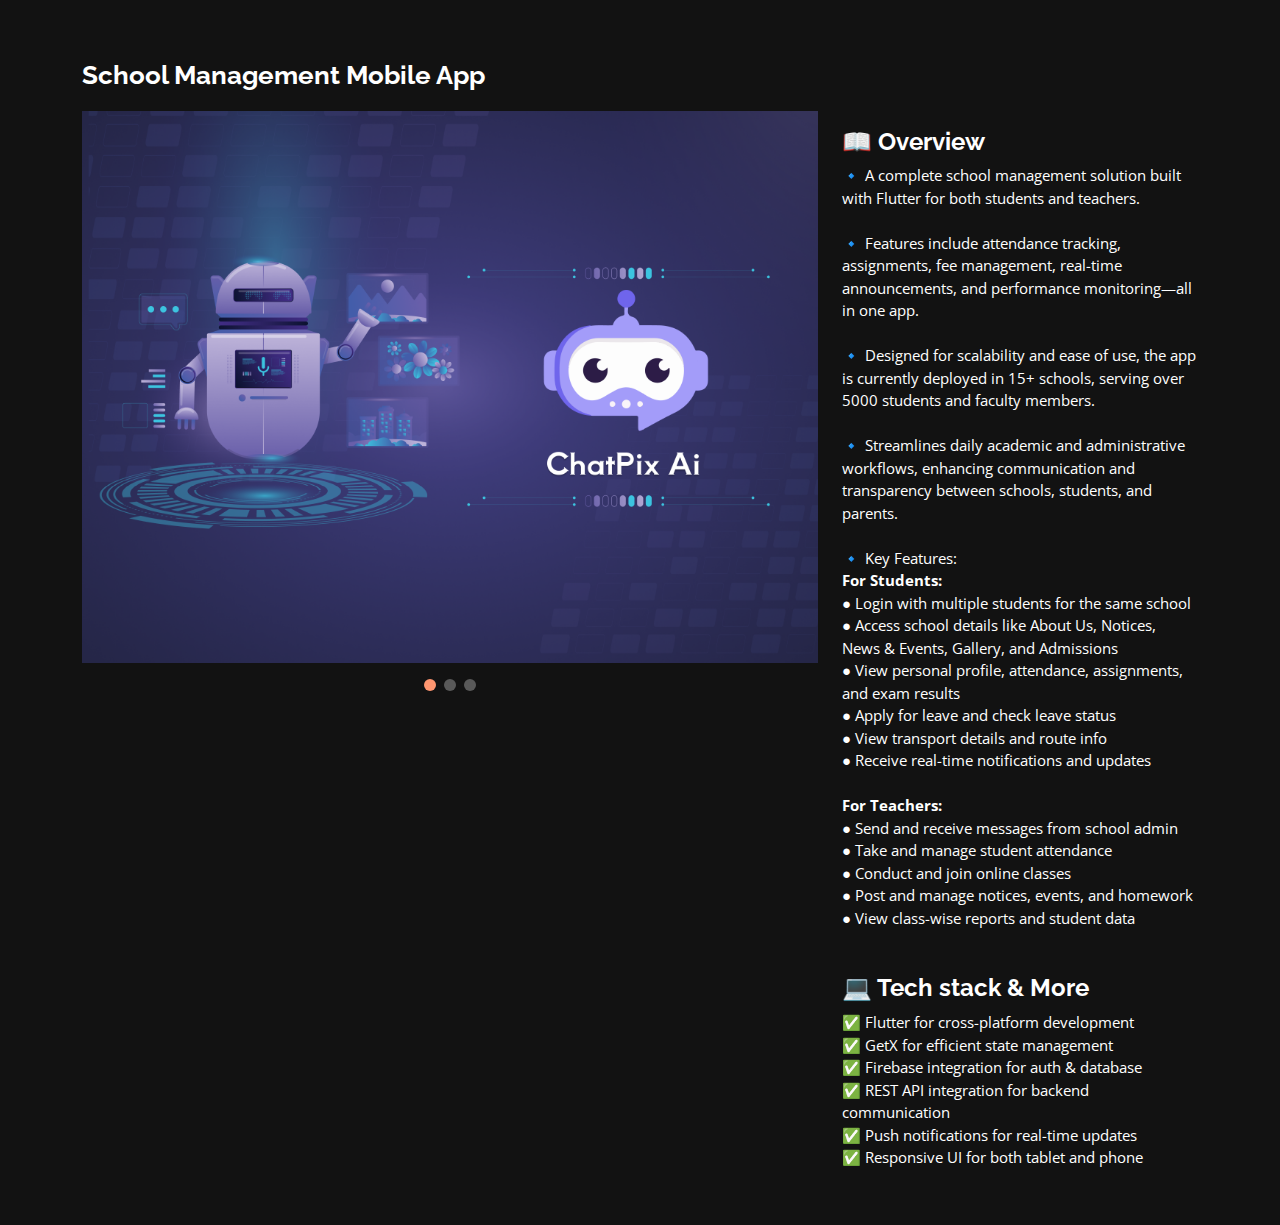
<file: portfolio/chatpix.html>
<!DOCTYPE html>
<html lang="en">

<head>
  <meta charset="utf-8">
  <meta content="width=device-width, initial-scale=1.0" name="viewport">

  <title>School App</title>
  <meta content="" name="description">
  <meta content="" name="keywords">

  <!-- Favicons -->
  <link href="../assets/img/portfolio/chatpix/1.png" rel="icon">
  <link href="../assets/img/apple-touch-icon.png" rel="apple-touch-icon">

  <!-- Google Fonts -->
  <link href="https://fonts.googleapis.com/css?family=Open+Sans:300,300i,400,400i,600,600i,700,700i|
              Raleway:300,300i,400,400i,500,500i,600,600i,700,700i|Poppins:300,300i,400,400i,500,500i,
              600,600i,700,700i" rel="stylesheet">

  <!-- Vendor CSS Files -->
  <link href="../assets/vendor/bootstrap/css/bootstrap.min.css" rel="stylesheet">
  <link href="../assets/vendor/bootstrap-icons/bootstrap-icons.css" rel="stylesheet">
  <link href="../assets/vendor/boxicons/css/boxicons.min.css" rel="stylesheet">
  <link href="../assets/vendor/glightbox/css/glightbox.min.css" rel="stylesheet">
  <link href="../assets/vendor/remixicon/remixicon.css" rel="stylesheet">
  <link href="../assets/vendor/swiper/swiper-bundle.min.css" rel="stylesheet">

  <!-- Template Main CSS File -->
  <link href="../assets/css/style-folio.css" rel="stylesheet">

</head>

<body>

  <main id="main">

    <!-- ======= Portfolio Details ======= -->
    <div id="portfolio-details" class="portfolio-details">
      <div class="container">

        <div class="row">

          <div class="col-lg-8">
            <h2 class="portfolio-title">School Management Mobile App</h2>

            <div class="portfolio-details-slider swiper">
              <div class="swiper-wrapper align-items-center">

                <div class="swiper-slide">
                  <img src="../assets/img/portfolio/chatpix/2.png" alt="" class="img-fluid">
                </div>
                <div class="swiper-slide">
                  <img src="../assets/img/portfolio/chatpix/3.png" alt="" class="img-fluid">
                </div>
                <div class="swiper-slide">
                  <img src="../assets/img/portfolio/chatpix/4.png" alt="" class="img-fluid">
                </div>

              </div>
              <div class="swiper-pagination"></div>
            </div>

          </div>

          <div class="col-lg-4 portfolio-info">
            <ul>
              <div class="row">
                &nbsp;
                <li>
                  <h4><b>📖 Overview</b></h4>
                  🔹 A complete school management solution built with Flutter for both students and teachers.
            
                  <br><br>
                  🔹 Features include attendance tracking, assignments, fee management, real-time announcements, and performance monitoring—all in one app.
            
                  <br><br>
                  🔹 Designed for scalability and ease of use, the app is currently deployed in 15+ schools, serving over 5000 students and faculty members.
            
                  <br><br>
                  🔹 Streamlines daily academic and administrative workflows, enhancing communication and transparency between schools, students, and parents.
            
                  <br><br>
                  🔹 Key Features:<br>
                  <b>For Students:</b><br>
                  ● Login with multiple students for the same school<br>
                  ● Access school details like About Us, Notices, News & Events, Gallery, and Admissions<br>
                  ● View personal profile, attendance, assignments, and exam results<br>
                  ● Apply for leave and check leave status<br>
                  ● View transport details and route info<br>
                  ● Receive real-time notifications and updates<br>
            
                  <br>
                  <b>For Teachers:</b><br>
                  ● Send and receive messages from school admin<br>
                  ● Take and manage student attendance<br>
                  ● Conduct and join online classes<br>
                  ● Post and manage notices, events, and homework<br>
                  ● View class-wise reports and student data<br>
            
                  <br><br>
                  <h4><b>💻 Tech stack & More</b></h4>
                  ✅ Flutter for cross-platform development  
                  <br>
                  ✅ GetX for efficient state management  
                  <br>
                  ✅ Firebase integration for auth & database  
                  <br>
                  ✅ REST API integration for backend communication  
                  <br>
                  ✅ Push notifications for real-time updates  
                  <br>
                  ✅ Responsive UI for both tablet and phone  
                </li>
              </div>
            </ul>
            
          </div>

        </div>

      </div>
    </div>
    <!-- End Portfolio Details -->

  </main>

  <!-- Vendor JS Files -->
  <script src="../assets/vendor/purecounter/purecounter_vanilla.js"></script>
  <script src="../assets/vendor/bootstrap/js/bootstrap.bundle.min.js"></script>
  <script src="../assets/vendor/glightbox/js/glightbox.min.js"></script>
  <script src="../assets/vendor/isotope-layout/isotope.pkgd.min.js"></script>
  <script src="../assets/vendor/swiper/swiper-bundle.min.js"></script>
  <script src="../assets/vendor/waypoints/noframework.waypoints.js"></script>
  <script src="../assets/vendor/php-email-form/validate.js"></script>

  <!-- Template Main JS File -->
  <script src="../assets/js/main.js"></script>

</body>

</html>
</file>
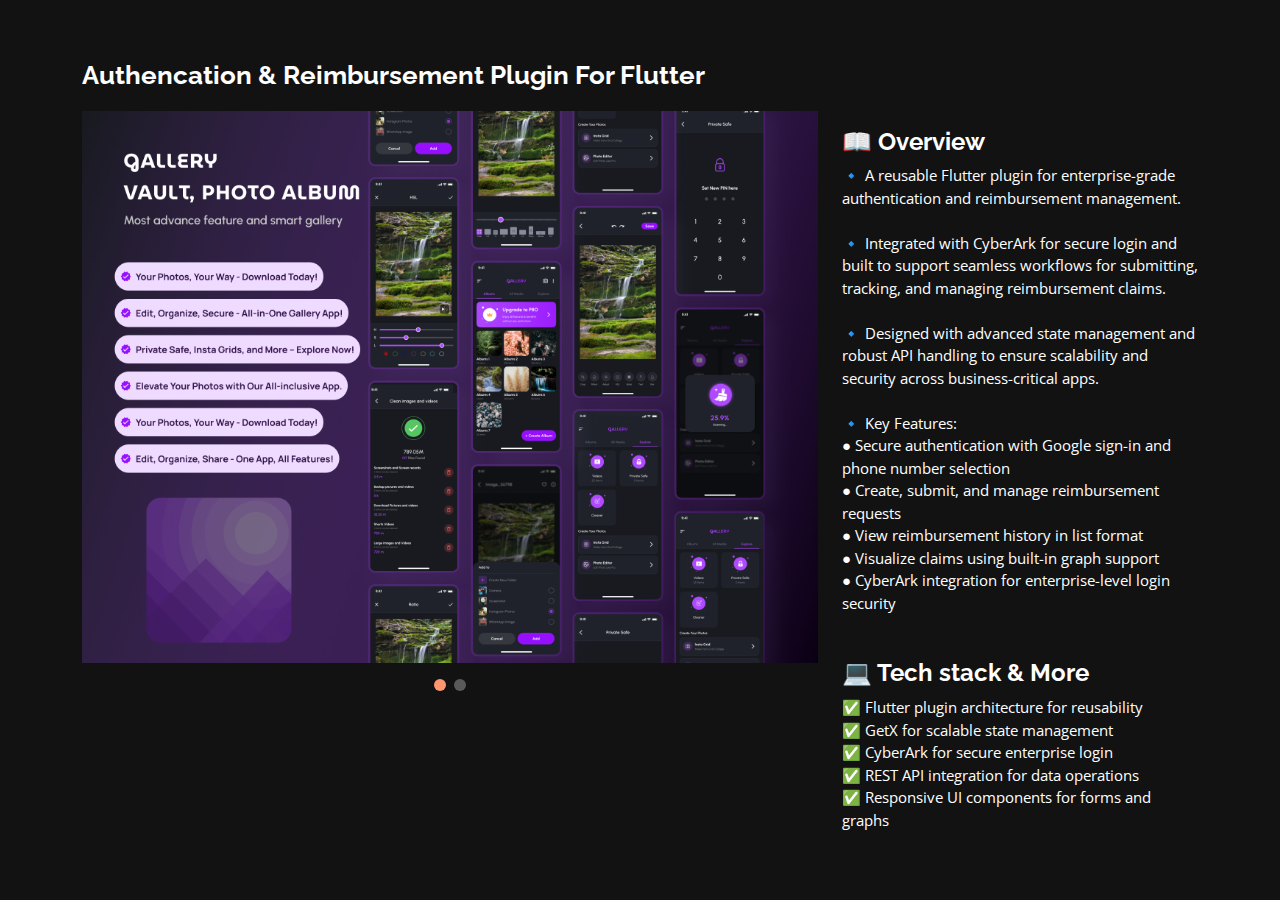
<file: portfolio/gallery.html>
<!DOCTYPE html>
<html lang="en">

<head>
  <meta charset="utf-8">
  <meta content="width=device-width, initial-scale=1.0" name="viewport">

  <title>Authencation & Reimbursement Plugin</title>
  <meta content="" name="description">
  <meta content="" name="keywords">

  <!-- Favicons -->
  <link href="../assets/img/portfolio/Gallery/icon.png" rel="icon">
  <link href="../assets/img/apple-touch-icon.png" rel="apple-touch-icon">

  <!-- Google Fonts -->
  <link href="https://fonts.googleapis.com/css?family=Open+Sans:300,300i,400,400i,600,600i,700,700i|
              Raleway:300,300i,400,400i,500,500i,600,600i,700,700i|Poppins:300,300i,400,400i,500,500i,
              600,600i,700,700i" rel="stylesheet">

  <!-- Vendor CSS Files -->
  <link href="../assets/vendor/bootstrap/css/bootstrap.min.css" rel="stylesheet">
  <link href="../assets/vendor/bootstrap-icons/bootstrap-icons.css" rel="stylesheet">
  <link href="../assets/vendor/boxicons/css/boxicons.min.css" rel="stylesheet">
  <link href="../assets/vendor/glightbox/css/glightbox.min.css" rel="stylesheet">
  <link href="../assets/vendor/remixicon/remixicon.css" rel="stylesheet">
  <link href="../assets/vendor/swiper/swiper-bundle.min.css" rel="stylesheet">

  <!-- Template Main CSS File -->
  <link href="../assets/css/style-folio.css" rel="stylesheet">

</head>

<body>

  <main id="main">

    <!-- ======= Portfolio Details ======= -->
    <div id="portfolio-details" class="portfolio-details">
      <div class="container">

        <div class="row">

          <div class="col-lg-8">
            <h2 class="portfolio-title">Authencation & Reimbursement Plugin For Flutter</h2>

            <div class="portfolio-details-slider swiper">
              <div class="swiper-wrapper align-items-center">

                <div class="swiper-slide">
                  <img src="../assets/img/portfolio/Gallery/1.png" alt="" class="img-fluid">
                </div>
                <div class="swiper-slide">
                  <img src="../assets/img/portfolio/Gallery/2.png" alt="" class="img-fluid">
                </div>

              </div>
              <div class="swiper-pagination"></div>
            </div>

          </div>

          <div class="col-lg-4 portfolio-info">
            <ul>
              <div class="row">


                &nbsp;
                <li>
                  <h4><b>📖 Overview</b></h4>
                  🔹 A reusable Flutter plugin for enterprise-grade authentication and reimbursement management.
              
                  <br><br>
                  🔹 Integrated with CyberArk for secure login and built to support seamless workflows for submitting, tracking, and managing reimbursement claims.
              
                  <br><br>
                  🔹 Designed with advanced state management and robust API handling to ensure scalability and security across business-critical apps.
              
                  <br><br>
                  🔹 Key Features:<br>
                  ● Secure authentication with Google sign-in and phone number selection<br>
                  ● Create, submit, and manage reimbursement requests<br>
                  ● View reimbursement history in list format<br>
                  ● Visualize claims using built-in graph support<br>
                  ● CyberArk integration for enterprise-level login security<br>
              
                  <br><br>
                  <h4><b>💻 Tech stack & More</b></h4>
                  ✅ Flutter plugin architecture for reusability<br>
                  ✅ GetX for scalable state management<br>
                  ✅ CyberArk for secure enterprise login<br>
                  ✅ REST API integration for data operations<br>
                  ✅ Responsive UI components for forms and graphs<br>
                </li>
            </ul>
          </div>

        </div>

      </div>
    </div>
    <!-- End Portfolio Details -->

  </main>

  <!-- Vendor JS Files -->
  <script src="../assets/vendor/purecounter/purecounter_vanilla.js"></script>
  <script src="../assets/vendor/bootstrap/js/bootstrap.bundle.min.js"></script>
  <script src="../assets/vendor/glightbox/js/glightbox.min.js"></script>
  <script src="../assets/vendor/isotope-layout/isotope.pkgd.min.js"></script>
  <script src="../assets/vendor/swiper/swiper-bundle.min.js"></script>
  <script src="../assets/vendor/waypoints/noframework.waypoints.js"></script>
  <script src="../assets/vendor/php-email-form/validate.js"></script>

  <!-- Template Main JS File -->
  <script src="../assets/js/main.js"></script>

</body>

</html>
</file>
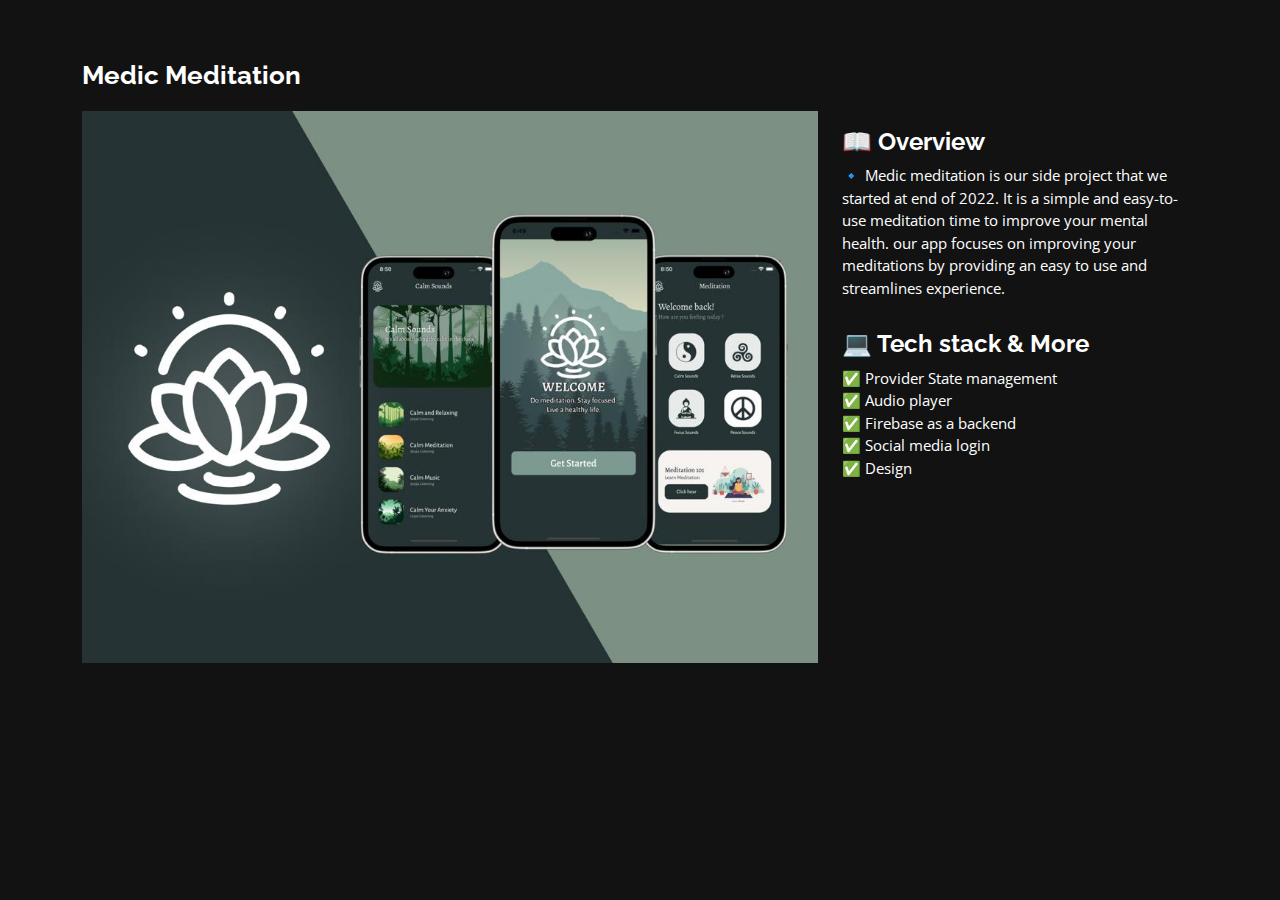
<file: portfolio/medic-meditation.html>
<!DOCTYPE html>
<html lang="en">

<head>
  <meta charset="utf-8">
  <meta content="width=device-width, initial-scale=1.0" name="viewport">

  <title>Medic Meditation</title>
  <meta content="" name="description">
  <meta content="" name="keywords">

  <!-- Favicons -->
  <link href="../assets/img/portfolio/workoholik/favicon.webp" rel="icon">
  <link href="../assets/img/apple-touch-icon.png" rel="apple-touch-icon">

  <!-- Google Fonts -->
  <link href="https://fonts.googleapis.com/css?family=Open+Sans:300,300i,400,400i,600,600i,700,700i|
              Raleway:300,300i,400,400i,500,500i,600,600i,700,700i|Poppins:300,300i,400,400i,500,500i,
              600,600i,700,700i" rel="stylesheet">

  <!-- Vendor CSS Files -->
  <link href="../assets/vendor/bootstrap/css/bootstrap.min.css" rel="stylesheet">
  <link href="../assets/vendor/bootstrap-icons/bootstrap-icons.css" rel="stylesheet">
  <link href="../assets/vendor/boxicons/css/boxicons.min.css" rel="stylesheet">
  <link href="../assets/vendor/glightbox/css/glightbox.min.css" rel="stylesheet">
  <link href="../assets/vendor/remixicon/remixicon.css" rel="stylesheet">
  <link href="../assets/vendor/swiper/swiper-bundle.min.css" rel="stylesheet">

  <!-- Template Main CSS File -->
  <link href="../assets/css/style-folio.css" rel="stylesheet">

</head>

<body>

  <main id="main">

    <!-- ======= Portfolio Details ======= -->
    <div id="portfolio-details" class="portfolio-details">
      <div class="container">

        <div class="row">

          <div class="col-lg-8">
            <h2 class="portfolio-title">Medic Meditation</h2>

            <div class="portfolio-details-slider swiper">
              <div class="swiper-wrapper align-items-center">

                <div class="swiper-slide">
                  <img src="../assets/img/portfolio/medic-meditation/1.jpeg" alt="" class="img-fluid">
                </div>
              </div>
              <div class="swiper-pagination"></div>
            </div>

          </div>

          <div class="col-lg-4 portfolio-info">
            <ul>
              <div class="row">
                &nbsp;
                <li>
                  <h4><b>📖 Overview</b></h4>
                  🔹 Medic meditation is our side project that we started at end of 2022. It is a simple and easy-to-use
                  meditation time to improve your mental health. our app focuses on improving your meditations by
                  providing an easy to use and streamlines experience.

                  <br><br>
                  <h4><b></b></h4>
                  <h4><b>💻 Tech stack & More</b></h4>
                  ✅ Provider State management
                  <br>
                  ✅ Audio player
                  <br>
                  ✅ Firebase as a backend
                  <br>
                  ✅ Social media login
                  <br>
                  ✅ Design
                </li>
            </ul>
          </div>

        </div>

      </div>
    </div>
    <!-- End Portfolio Details -->

  </main>

  <!-- Vendor JS Files -->
  <script src="../assets/vendor/purecounter/purecounter_vanilla.js"></script>
  <script src="../assets/vendor/bootstrap/js/bootstrap.bundle.min.js"></script>
  <script src="../assets/vendor/glightbox/js/glightbox.min.js"></script>
  <script src="../assets/vendor/isotope-layout/isotope.pkgd.min.js"></script>
  <script src="../assets/vendor/swiper/swiper-bundle.min.js"></script>
  <script src="../assets/vendor/waypoints/noframework.waypoints.js"></script>
  <script src="../assets/vendor/php-email-form/validate.js"></script>

  <!-- Template Main JS File -->
  <script src="../assets/js/main.js"></script>

</body>

</html>
</file>
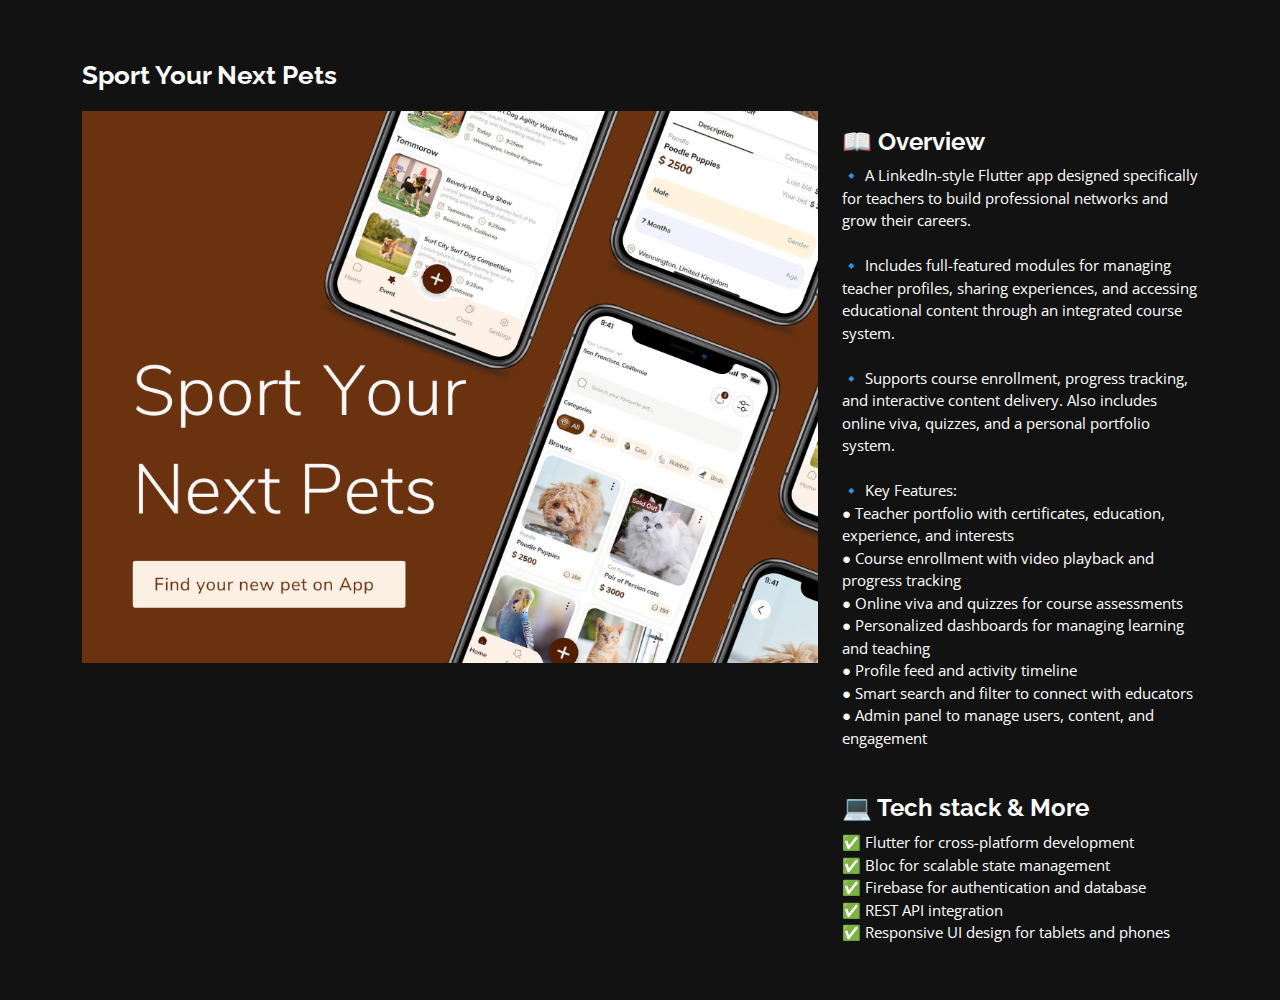
<file: portfolio/sporty.html>
<!DOCTYPE html>
<html lang="en">

<head>
    <meta charset="utf-8">
    <meta content="width=device-width, initial-scale=1.0" name="viewport">

    <title>Sport Your Next Pets</title>
    <meta content="" name="description">
    <meta content="" name="keywords">

    <!-- Favicons -->
    <link href="../assets/img/portfolio/sporty/spoty.webp" rel="icon">
    <link href="../assets/img/apple-touch-icon.png" rel="apple-touch-icon">

    <!-- Google Fonts -->
    <link href="https://fonts.googleapis.com/css?family=Open+Sans:300,300i,400,400i,600,600i,700,700i|
              Raleway:300,300i,400,400i,500,500i,600,600i,700,700i|Poppins:300,300i,400,400i,500,500i,
              600,600i,700,700i" rel="stylesheet">

    <!-- Vendor CSS Files -->
    <link href="../assets/vendor/bootstrap/css/bootstrap.min.css" rel="stylesheet">
    <link href="../assets/vendor/bootstrap-icons/bootstrap-icons.css" rel="stylesheet">
    <link href="../assets/vendor/boxicons/css/boxicons.min.css" rel="stylesheet">
    <link href="../assets/vendor/glightbox/css/glightbox.min.css" rel="stylesheet">
    <link href="../assets/vendor/remixicon/remixicon.css" rel="stylesheet">
    <link href="../assets/vendor/swiper/swiper-bundle.min.css" rel="stylesheet">

    <!-- Template Main CSS File -->
    <link href="../assets/css/style-folio.css" rel="stylesheet">

</head>

<body>

    <main id="main">

        <!-- ======= Portfolio Details ======= -->
        <div id="portfolio-details" class="portfolio-details">
            <div class="container">

                <div class="row">

                    <div class="col-lg-8">
                        <h2 class="portfolio-title">Sport Your Next Pets</h2>

                        <div class="portfolio-details-slider swiper">
                            <div class="swiper-wrapper align-items-center">

                                <div class="swiper-slide">
                                    <img src="../assets/img/portfolio/sporty/Sporty-template.png" alt="" class="img-fluid">
                                </div>


                            </div>
                            <div class="swiper-pagination"></div>
                        </div>

                    </div>

                    <div class="col-lg-4 portfolio-info">
                        <ul>
                          <div class="row">
                            &nbsp;
                            <li>
                              <h4><b>📖 Overview</b></h4>
                              🔹 A LinkedIn-style Flutter app designed specifically for teachers to build professional networks and grow their careers.
                      
                              <br><br>
                              🔹 Includes full-featured modules for managing teacher profiles, sharing experiences, and accessing educational content through an integrated course system.
                      
                              <br><br>
                              🔹 Supports course enrollment, progress tracking, and interactive content delivery. Also includes online viva, quizzes, and a personal portfolio system.
                      
                              <br><br>
                              🔹 Key Features:<br>
                              ● Teacher portfolio with certificates, education, experience, and interests<br>
                              ● Course enrollment with video playback and progress tracking<br>
                              ● Online viva and quizzes for course assessments<br>
                              ● Personalized dashboards for managing learning and teaching<br>
                              ● Profile feed and activity timeline<br>
                              ● Smart search and filter to connect with educators<br>
                              ● Admin panel to manage users, content, and engagement<br>
                      
                              <br><br>
                              <h4><b>💻 Tech stack & More</b></h4>
                              ✅ Flutter for cross-platform development<br>
                              ✅ Bloc for scalable state management<br>
                              ✅ Firebase for authentication and database<br>
                              ✅ REST API integration<br>
                              ✅ Responsive UI design for tablets and phones<br>
                            </li>
                          </div>
                        </ul>
                      </div>                      
                </div>

            </div>
        </div>
        <!-- End Portfolio Details -->

    </main>

    <!-- Vendor JS Files -->
    <script src="../assets/vendor/purecounter/purecounter_vanilla.js"></script>
    <script src="../assets/vendor/bootstrap/js/bootstrap.bundle.min.js"></script>
    <script src="../assets/vendor/glightbox/js/glightbox.min.js"></script>
    <script src="../assets/vendor/isotope-layout/isotope.pkgd.min.js"></script>
    <script src="../assets/vendor/swiper/swiper-bundle.min.js"></script>
    <script src="../assets/vendor/waypoints/noframework.waypoints.js"></script>
    <script src="../assets/vendor/php-email-form/validate.js"></script>

    <!-- Template Main JS File -->
    <script src="../assets/js/main.js"></script>

</body>

</html>
</file>
<file: assets/css/style-folio.css>
/*--------------------------------------------------------------
# General
--------------------------------------------------------------*/


:root {

  /**
   * colors
   */

  /* gradient */
  --bg-gradient-onyx: linear-gradient(to bottom right,
      hsl(240, 1%, 25%) 3%,
      hsl(0, 0%, 19%) 97%);
  --bg-gradient-jet: linear-gradient(to bottom right,
      hsla(240, 1%, 18%, 0.251) 0%,
      hsla(240, 2%, 11%, 0) 100%), hsl(240, 2%, 13%);
  --bg-gradient-yellow-1: linear-gradient(to bottom right,
      hsl(16, 65%, 47%) 0%,
      hsla(36, 100%, 69%, 0) 50%);
  --bg-gradient-yellow-2: linear-gradient(135deg,
      hsla(45, 100%, 71%, 0.251) 0%,
      hsla(35, 100%, 68%, 0) 59.86%), hsl(240, 2%, 13%);
  --border-gradient-onyx: linear-gradient(to bottom right,
      hsl(0, 0%, 25%) 0%,
      hsla(0, 0%, 25%, 0) 50%);
  --text-gradient-yellow: linear-gradient(to right,
      hsl(8, 100%, 72%),
      hsl(16, 100%, 68%));

  /* solid */

  --jet: hsl(0, 0%, 22%);
  --onyx: hsl(240, 1%, 17%);
  --eerie-black-1: hsl(240, 2%, 13%);
  --eerie-black-2: hsl(240, 2%, 12%);
  --smoky-black: hsl(0, 0%, 7%);
  --white-1: hsl(0, 0%, 100%);
  --white-2: hsl(0, 0%, 98%);
  --orange-yellow-crayola: hsl(16, 100%, 72%);
  --vegas-gold: hsl(16, 54%, 58%);
  --light-gray: hsl(0, 0%, 84%);
  --light-gray-70: hsla(0, 0%, 84%, 0.7);
  --bittersweet-shimmer: hsl(0, 43%, 51%);

  /**
   * typography
   */

  /* font-family */
  --ff-poppins: 'Poppins', sans-serif;

  /* font-size */
  --fs-1: 24px;
  --fs-2: 18px;
  --fs-3: 17px;
  --fs-4: 16px;
  --fs-5: 15px;
  --fs-6: 14px;
  --fs-7: 13px;
  --fs-8: 11px;

  /* font-weight */
  --fw-300: 300;
  --fw-400: 400;
  --fw-500: 500;
  --fw-600: 600;

  /**
   * shadow
   */

  --shadow-1: -4px 8px 24px hsla(0, 0%, 0%, 0.25);
  --shadow-2: 0 16px 30px hsla(0, 0%, 0%, 0.25);
  --shadow-3: 0 16px 40px hsla(0, 0%, 0%, 0.25);
  --shadow-4: 0 25px 50px hsla(0, 0%, 0%, 0.15);
  --shadow-5: 0 24px 80px hsla(0, 0%, 0%, 0.25);

  /**
   * transition
   */

  --transition-1: 0.25s ease;
  --transition-2: 0.5s ease-in-out;

}


body {
  font-family: "Open Sans", sans-serif;
  /* background-color: #121212; */
  background: var(--smoky-black);
  color: #fff;
  /* position: relative; */
  /* background: #121212; */
}

body::before {
  content: "";
  position: fixed;
  background-size: cover;
  left: 0;
  right: 0;
  top: 0;
  height: 100vh;
  z-index: -1;
}

@media (min-width: 1024px) {
  body::before {
    background-attachment: fixed;
  }
}

a {
  color: var(--orange-yellow-crayola);
  text-decoration: none;
}

a:hover {
  color: #35e888;
  text-decoration: none;
}

h1,
h2,
h3,
h4,
h5,
h6 {
  font-family: "Raleway", sans-serif;
}

/*--------------------------------------------------------------
# Header
--------------------------------------------------------------*/
#header {
  transition: ease-in-out 0.3s;
  position: relative;
  height: 100vh;
  display: flex;
  align-items: center;
  z-index: 997;
  overflow-y: auto;
}

#header * {
  transition: ease-in-out 0.3s;
}

#header h1 {
  font-size: 48px;
  margin: 0;
  padding: 0;
  line-height: 1;
  font-weight: 700;
  font-family: "Poppins", sans-serif;
}

#header h1 a,
#header h1 a:hover {
  color: #fff;
  line-height: 1;
  display: inline-block;
}

#header h2 {
  font-size: 24px;
  margin-top: 20px;
  color: rgba(255, 255, 255, 0.8);
}

#header h2 span {
  color: #fff;
  border-bottom: 2px solid var(--orange-yellow-crayola);
  padding-bottom: 6px;
}

#header img {
  padding: 0;
  margin: 0;
}

#header .social-links {
  margin-top: 40px;
  display: flex;
}

#header .social-links a {
  font-size: 16px;
  display: flex;
  justify-content: center;
  align-items: center;
  background: rgba(255, 255, 255, 0.1);
  color: #fff;
  line-height: 1;
  margin-right: 8px;
  border-radius: 50%;
  width: 40px;
  height: 40px;
}

#header .social-links a:hover {
  background: var(--orange-yellow-crayola);
}

@media (max-width: 992px) {
  #header h1 {
    font-size: 36px;
  }

  #header h2 {
    font-size: 20px;
    line-height: 30px;
  }

  #header .social-links {
    margin-top: 15px;
  }

  #header .container {
    display: flex;
    flex-direction: column;
    align-items: center;
  }
}

/* Header Top */
#header.header-top {
  height: 80px;
  position: fixed;
  left: 0;
  top: 0;
  right: 0;
  background: rgba(0, 0, 0, 0.9);
}

#header.header-top .social-links,
#header.header-top h2 {
  display: none;
}

#header.header-top h1 {
  margin-right: auto;
  font-size: 36px;
}

#header.header-top .container {
  display: flex;
  align-items: center;
}

#header.header-top .navbar {
  margin: 0;
}

@media (max-width: 768px) {
  #header.header-top {
    height: 60px;
  }

  #header.header-top h1 {
    font-size: 26px;
  }
}

/*--------------------------------------------------------------
# Navigation Menu
--------------------------------------------------------------*/
/**
* Desktop Navigation 
*/
.navbar {
  padding: 0;
  margin-top: 35px;
}

.navbar ul {
  margin: 0;
  padding: 0;
  display: flex;
  list-style: none;
  align-items: center;
}

.navbar li {
  position: relative;
}

.navbar li+li {
  margin-left: 30px;
}

.navbar a,
.navbar a:focus {
  display: flex;
  align-items: center;
  justify-content: space-between;
  padding: 0;
  font-family: "Poppins", sans-serif;
  font-size: 16px;
  font-weight: 400;
  color: rgba(255, 255, 255, 0.7);
  white-space: nowrap;
  transition: 0.3s;
}

.navbar a i,
.navbar a:focus i {
  font-size: 12px;
  line-height: 0;
  margin-left: 5px;
}

.navbar a:before {
  content: "";
  position: absolute;
  width: 0;
  height: 2px;
  bottom: -4px;
  left: 0;
  background-color: var(--orange-yellow-crayola);
  visibility: hidden;
  width: 0px;
  transition: all 0.3s ease-in-out 0s;
}

.navbar a:hover:before,
.navbar li:hover>a:before,
.navbar .active:before {
  visibility: visible;
  width: 25px;
}

.navbar a:hover,
.navbar .active,
.navbar .active:focus,
.navbar li:hover>a {
  color: #fff;
}

/**
* Mobile Navigation 
*/
.mobile-nav-toggle {
  color: #fff;
  font-size: 28px;
  cursor: pointer;
  display: none;
  line-height: 0;
  transition: 0.5s;
  position: fixed;
  right: 15px;
  top: 15px;
}

@media (max-width: 991px) {
  .mobile-nav-toggle {
    display: block;
  }

  .navbar ul {
    display: none;
  }
}

.navbar-mobile {
  position: fixed;
  overflow: hidden;
  top: 0;
  right: 0;
  left: 0;
  bottom: 0;
  background: rgba(0, 0, 0, 0.9);
  transition: 0.3s;
  z-index: 999;
  margin-top: 0;
}

.navbar-mobile .mobile-nav-toggle {
  position: absolute;
  top: 15px;
  right: 15px;
}

.navbar-mobile ul {
  display: block;
  position: absolute;
  top: 55px;
  right: 15px;
  bottom: 45px;
  left: 15px;
  padding: 10px 0;
  overflow-y: auto;
  transition: 0.3s;
  border: 2px solid rgba(255, 255, 255, 0.2);
}

.navbar-mobile li {
  padding: 12px 20px;
}

.navbar-mobile li+li {
  margin: 0;
}

.navbar-mobile a,
.navbar-mobile a:focus {
  font-size: 16px;
  position: relative;
}

/*--------------------------------------------------------------
# Sections General
--------------------------------------------------------------*/
section {
  overflow: hidden;
  position: absolute;
  width: 100%;
  top: 140px;
  bottom: 100%;
  opacity: 0;
  transition: ease-in-out 0.4s;
  z-index: 2;
}

section.section-show {
  top: 100px;
  bottom: auto;
  opacity: 1;
  padding-bottom: 45px;
}

section .container {
  background: rgba(0, 0, 0, 0.9);
  padding: 30px;
}

@media (max-width: 768px) {
  section {
    top: 120px;
  }

  section.section-show {
    top: 80px;
  }
}

.section-title h2 {
  font-size: 14px;
  font-weight: 500;
  padding: 0;
  line-height: 1px;
  margin: 0 0 20px 0;
  letter-spacing: 2px;
  text-transform: uppercase;
  color: #aaaaaa;
  font-family: "Poppins", sans-serif;
}

.section-title h2::after {
  content: "";
  width: 120px;
  height: 1px;
  display: inline-block;
  background: #4ceb95;
  margin: 4px 10px;
}

.section-title p {
  margin: 0;
  margin: -15px 0 15px 0;
  font-size: 36px;
  font-weight: 700;
  text-transform: uppercase;
  font-family: "Poppins", sans-serif;
  color: #fff;
}

/*--------------------------------------------------------------
# About
--------------------------------------------------------------*/
.about-me .content h3 {
  font-weight: 700;
  font-size: 26px;
  color: var(--orange-yellow-crayola);
}

.about-me .content ul {
  list-style: none;
  padding: 0;
}

.about-me .content ul li {
  margin-bottom: 20px;
  display: flex;
  align-items: center;
}

.about-me .content ul strong {
  margin-right: 10px;
}

.about-me .content ul i {
  font-size: 16px;
  margin-right: 5px;
  color: var(--orange-yellow-crayola);
  line-height: 0;
}

.about-me .content p:last-child {
  margin-bottom: 0;
}

/*--------------------------------------------------------------
# Counts
--------------------------------------------------------------*/
.counts {
  padding: 70px 0 60px;
}

.counts .count-box {
  padding: 30px 30px 25px 30px;
  width: 100%;
  position: relative;
  text-align: center;
  background: rgba(255, 255, 255, 0.08);
}

.counts .count-box i {
  position: absolute;
  top: -25px;
  left: 50%;
  transform: translateX(-50%);
  font-size: 24px;
  background: rgba(255, 255, 255, 0.1);
  padding: 12px;
  color: var(--orange-yellow-crayola);
  border-radius: 50px;
  line-height: 0;
}

.counts .count-box span {
  font-size: 36px;
  display: block;
  font-weight: 600;
  color: #fff;
}

.counts .count-box p {
  padding: 0;
  margin: 0;
  font-family: "Raleway", sans-serif;
  font-size: 14px;
}

/*--------------------------------------------------------------
# Skills
--------------------------------------------------------------*/
.skills .progress {
  height: 60px;
  display: block;
  background: none;
  border-radius: 0;
}

.skills .progress .skill {
  padding: 10px 0;
  margin: 0;
  text-transform: uppercase;
  display: block;
  font-weight: 600;
  font-family: "Poppins", sans-serif;
  color: #fff;
}

.skills .progress .skill .val {
  float: right;
  font-style: normal;
}

.skills .progress-bar-wrap {
  background: rgba(255, 255, 255, 0.2);
}

.skills .progress-bar {
  width: 1px;
  height: 10px;
  transition: 0.9s;
  background-color: var(--orange-yellow-crayola);
}

/*--------------------------------------------------------------
# Interests
--------------------------------------------------------------*/
.interests .icon-box {
  display: flex;
  align-items: center;
  padding: 20px;
  background: rgba(255, 255, 255, 0.08);
  transition: ease-in-out 0.3s;
}

.interests .icon-box i {
  font-size: 32px;
  padding-right: 10px;
  line-height: 1;
}

.interests .icon-box h3 {
  font-weight: 700;
  margin: 0;
  padding: 0;
  line-height: 1;
  font-size: 16px;
  color: #fff;
}

.interests .icon-box:hover {
  background: rgba(255, 255, 255, 0.12);
}

/*--------------------------------------------------------------
# Testimonials
--------------------------------------------------------------*/
.testimonials .testimonials-carousel,
.testimonials .testimonials-slider {
  overflow: hidden;
}

.testimonials .testimonial-item {
  box-sizing: content-box;
  min-height: 320px;
}

.testimonials .testimonial-item .testimonial-img {
  width: 90px;
  border-radius: 50%;
  margin: -40px 0 0 40px;
  position: relative;
  z-index: 2;
  border: 6px solid rgba(255, 255, 255, 0.12);
}

.testimonials .testimonial-item h3 {
  font-size: 18px;
  font-weight: bold;
  margin: 10px 0 5px 45px;
  color: #fff;
}

.testimonials .testimonial-item h4 {
  font-size: 14px;
  color: #999;
  margin: 0 0 0 45px;
}

.testimonials .testimonial-item .quote-icon-left,
.testimonials .testimonial-item .quote-icon-right {
  color: rgba(255, 255, 255, 0.25);
  font-size: 26px;
}

.testimonials .testimonial-item .quote-icon-left {
  display: inline-block;
  left: -5px;
  position: relative;
}

.testimonials .testimonial-item .quote-icon-right {
  display: inline-block;
  right: -5px;
  position: relative;
  top: 10px;
}

.testimonials .testimonial-item p {
  font-style: italic;
  margin: 0 15px 0 15px;
  padding: 20px 20px 60px 20px;
  background: rgba(255, 255, 255, 0.1);
  position: relative;
  border-radius: 6px;
  position: relative;
  z-index: 1;
}

.testimonials .swiper-pagination {
  margin-top: 20px;
  position: relative;
}

.testimonials .swiper-pagination .swiper-pagination-bullet {
  width: 12px;
  height: 12px;
  opacity: 1;
  background-color: rgba(255, 255, 255, 0.3);
}

.testimonials .swiper-pagination .swiper-pagination-bullet-active {
  background-color: var(--orange-yellow-crayola);
}

/*--------------------------------------------------------------
# Resume
--------------------------------------------------------------*/
.resume .resume-title {
  font-size: 26px;
  font-weight: 700;
  margin-top: 20px;
  margin-bottom: 20px;
  color: #fff;
}

.resume .resume-item {
  padding: 0 0 20px 20px;
  margin-top: -2px;
  border-left: 2px solid rgba(255, 255, 255, 0.2);
  position: relative;
}

.resume .resume-item h4 {
  line-height: 18px;
  font-size: 18px;
  font-weight: 600;
  text-transform: uppercase;
  font-family: "Poppins", sans-serif;
  color: var(--orange-yellow-crayola);
  margin-bottom: 10px;
}

.resume .resume-item h5 {
  font-size: 16px;
  background: rgba(255, 255, 255, 0.15);
  padding: 5px 15px;
  display: inline-block;
  font-weight: 600;
  margin-bottom: 10px;
}

.resume .resume-item ul {
  padding-left: 20px;
}

.resume .resume-item ul li {
  padding-bottom: 10px;
}

.resume .resume-item:last-child {
  padding-bottom: 0;
}

.resume .resume-item::before {
  content: "";
  position: absolute;
  width: 16px;
  height: 16px;
  border-radius: 50px;
  left: -9px;
  top: 0;
  background: var(--orange-yellow-crayola);
  border: 2px solid var(--orange-yellow-crayola);
}

/*--------------------------------------------------------------
# Services
--------------------------------------------------------------*/
.services .icon-box {
  text-align: center;
  background: rgba(204, 204, 204, 0.1);
  padding: 80px 20px;
  transition: all ease-in-out 0.3s;
}

.services .icon-box .icon {
  margin: 0 auto;
  width: 64px;
  height: 64px;
  background: var(--orange-yellow-crayola);
  border-radius: 5px;
  transition: all 0.3s ease-out 0s;
  display: flex;
  align-items: center;
  justify-content: center;
  margin-bottom: 20px;
  transform-style: preserve-3d;
}

.services .icon-box .icon i {
  color: #fff;
  font-size: 28px;
}

.services .icon-box .icon::before {
  position: absolute;
  content: "";
  left: -8px;
  top: -8px;
  height: 100%;
  width: 100%;
  background: rgba(255, 255, 255, 0.15);
  border-radius: 5px;
  transition: all 0.3s ease-out 0s;
  transform: translateZ(-1px);
}

.services .icon-box h4 {
  font-weight: 700;
  margin-bottom: 15px;
  font-size: 24px;
}

.services .icon-box h4 a {
  color: #fff;
}

.services .icon-box p {
  line-height: 24px;
  font-size: 14px;
  margin-bottom: 0;
}

.services .icon-box:hover {
  background: var(--orange-yellow-crayola);
  border-color: var(--orange-yellow-crayola);
}

.services .icon-box:hover .icon {
  background: #fff;
}

.services .icon-box:hover .icon i {
  color: var(--orange-yellow-crayola);
}

.services .icon-box:hover .icon::before {
  background: #35e888;
}

.services .icon-box:hover h4 a,
.services .icon-box:hover p {
  color: #fff;
}

/*--------------------------------------------------------------
# Portfolio
--------------------------------------------------------------*/
.portfolio .portfolio-item {
  margin-bottom: 30px;
}

.portfolio #portfolio-flters {
  padding: 0;
  margin: 0 auto 15px auto;
  list-style: none;
  text-align: center;
  border-radius: 50px;
  padding: 2px 15px;
}

.portfolio #portfolio-flters li {
  cursor: pointer;
  display: inline-block;
  padding: 8px 16px 10px 16px;
  font-size: 14px;
  font-weight: 600;
  line-height: 1;
  text-transform: uppercase;
  color: #fff;
  background: rgba(255, 255, 255, 0.1);
  margin: 0 3px 10px 3px;
  transition: all 0.3s ease-in-out;
  border-radius: 4px;
}

.portfolio #portfolio-flters li:hover,
.portfolio #portfolio-flters li.filter-active {
  background: var(--orange-yellow-crayola);
}

.portfolio #portfolio-flters li:last-child {
  margin-right: 0;
}

.portfolio .portfolio-wrap {
  transition: 0.3s;
  position: relative;
  overflow: hidden;
  z-index: 1;
  background: rgba(0, 0, 0, 0.6);
}

.portfolio .portfolio-wrap::before {
  content: "";
  background: rgba(0, 0, 0, 0.6);
  position: absolute;
  left: 30px;
  right: 30px;
  top: 30px;
  bottom: 30px;
  transition: all ease-in-out 0.3s;
  z-index: 2;
  opacity: 0;
}

.portfolio .portfolio-wrap .portfolio-info {
  opacity: 0;
  position: absolute;
  top: 0;
  left: 0;
  right: 0;
  bottom: 0;
  text-align: center;
  z-index: 3;
  transition: all ease-in-out 0.3s;
  display: flex;
  flex-direction: column;
  justify-content: center;
  align-items: center;
}

.portfolio .portfolio-wrap .portfolio-info::before {
  display: block;
  content: "";
  width: 48px;
  height: 48px;
  position: absolute;
  top: 35px;
  left: 35px;
  border-top: 3px solid #fff;
  border-left: 3px solid #fff;
  transition: all 0.5s ease 0s;
  z-index: 9994;
}

.portfolio .portfolio-wrap .portfolio-info::after {
  display: block;
  content: "";
  width: 48px;
  height: 48px;
  position: absolute;
  bottom: 35px;
  right: 35px;
  border-bottom: 3px solid #fff;
  border-right: 3px solid #fff;
  transition: all 0.5s ease 0s;
  z-index: 9994;
}

.portfolio .portfolio-wrap .portfolio-info h4 {
  font-size: 20px;
  color: #fff;
  font-weight: 600;
}

.portfolio .portfolio-wrap .portfolio-info p {
  color: #ffffff;
  font-size: 14px;
  text-transform: uppercase;
  padding: 0;
  margin: 0;
}

.portfolio .portfolio-wrap .portfolio-links {
  text-align: center;
  z-index: 4;
}

.portfolio .portfolio-wrap .portfolio-links a {
  color: #fff;
  margin: 0 2px;
  font-size: 28px;
  display: inline-block;
  transition: 0.3s;
}

.portfolio .portfolio-wrap .portfolio-links a:hover {
  color: #63eda3;
}

.portfolio .portfolio-wrap:hover::before {
  top: 0;
  left: 0;
  right: 0;
  bottom: 0;
  opacity: 1;
}

.portfolio .portfolio-wrap:hover .portfolio-info {
  opacity: 1;
}

.portfolio .portfolio-wrap:hover .portfolio-info::before {
  top: 15px;
  left: 15px;
}

.portfolio .portfolio-wrap:hover .portfolio-info::after {
  bottom: 15px;
  right: 15px;
}

/*--------------------------------------------------------------
# Portfolio Details
--------------------------------------------------------------*/
.portfolio-details {
  padding-top: 40px;
  background: var(--smoky-black);
  overflow-y: auto;
  align-items: center;
}

.portfolio-details .container {
  padding-top: 20px;
  padding-bottom: 40px;
}

.portfolio-details .portfolio-title {
  font-size: 26px;
  font-weight: 700;
  margin-bottom: 20px;
}

.portfolio-details .portfolio-info {
  padding-top: 45px;
}

.portfolio-details .portfolio-info h3 {
  font-size: 22px;
  font-weight: 400;
  margin-bottom: 20px;
}

.portfolio-details .portfolio-info ul {
  list-style: none;
  padding: 0;
  font-size: 15px;
}

.portfolio-details .portfolio-info ul li+li {
  margin-top: 10px;
}

.portfolio-details .portfolio-info p {
  font-size: 15px;
  padding: 15px 0 0 0;
}

@media (max-width: 992px) {
  .portfolio-details .portfolio-info {
    padding-top: 20px;
  }
}

.portfolio-details .swiper-pagination {
  margin-top: 20px;
  position: relative;
}

.portfolio-details .swiper-pagination .swiper-pagination-bullet {
  width: 12px;
  height: 12px;
  opacity: 1;
  background-color: rgba(255, 255, 255, 0.3);
}

.portfolio-details .swiper-pagination .swiper-pagination-bullet-active {
  background-color: var(--orange-yellow-crayola);
}

/*--------------------------------------------------------------
# Contact
--------------------------------------------------------------*/
.contact .info-box {
  color: #444444;
  padding: 20px;
  width: 100%;
  background: rgba(255, 255, 255, 0.08);
}

.contact .info-box i.bx {
  font-size: 24px;
  color: var(--orange-yellow-crayola);
  border-radius: 50%;
  padding: 14px;
  float: left;
  background: rgba(255, 255, 255, 0.1);
}

.contact .info-box h3 {
  font-size: 20px;
  color: rgba(255, 255, 255, 0.5);
  font-weight: 700;
  margin: 10px 0 8px 68px;
}

.contact .info-box p {
  padding: 0;
  color: #fff;
  line-height: 24px;
  font-size: 14px;
  margin: 0 0 0 68px;
}

.contact .info-box .social-links {
  margin: 5px 0 0 68px;
  display: flex;
}

.contact .info-box .social-links a {
  font-size: 18px;
  display: inline-block;
  color: #fff;
  line-height: 1;
  margin-right: 12px;
  transition: 0.3s;
}

.contact .info-box .social-links a:hover {
  color: var(--orange-yellow-crayola);
}

.contact .php-email-form {
  padding: 30px;
  background: rgba(255, 255, 255, 0.08);
}

.contact .php-email-form .error-message {
  display: none;
  background: rgba(255, 255, 255, 0.08);
  background: #ed3c0d;
  text-align: left;
  padding: 15px;
  font-weight: 600;
}

.contact .php-email-form .error-message br+br {
  margin-top: 25px;
}

.contact .php-email-form .sent-message {
  display: none;
  background: rgba(255, 255, 255, 0.08);
  background: var(--orange-yellow-crayola);
  text-align: center;
  padding: 15px;
  font-weight: 600;
}

.contact .php-email-form .loading {
  display: none;
  background: rgba(255, 255, 255, 0.08);
  text-align: center;
  padding: 15px;
}

.contact .php-email-form .loading:before {
  content: "";
  display: inline-block;
  border-radius: 50%;
  width: 24px;
  height: 24px;
  margin: 0 10px -6px 0;
  border: 3px solid var(--orange-yellow-crayola);
  border-top-color: #eee;
  -webkit-animation: animate-loading 1s linear infinite;
  animation: animate-loading 1s linear infinite;
}

.contact .php-email-form input,
.contact .php-email-form textarea {
  border-radius: 0;
  box-shadow: none;
  font-size: 14px;
  background: rgba(255, 255, 255, 0.08);
  border: 0;
  transition: 0.3s;
  color: #fff;
}

.contact .php-email-form input:focus,
.contact .php-email-form textarea:focus {
  background-color: rgba(255, 255, 255, 0.11);
}

.contact .php-email-form input::-moz-placeholder,
.contact .php-email-form textarea::-moz-placeholder {
  color: rgba(255, 255, 255, 0.3);
  opacity: 1;
}

.contact .php-email-form input::placeholder,
.contact .php-email-form textarea::placeholder {
  color: rgba(255, 255, 255, 0.3);
  opacity: 1;
}

.contact .php-email-form input {
  padding: 10px 15px;
}

.contact .php-email-form textarea {
  padding: 12px 15px;
}

.contact .php-email-form button[type=submit] {
  background: var(--orange-yellow-crayola);
  border: 0;
  padding: 10px 30px;
  color: #fff;
  transition: 0.4s;
  border-radius: 4px;
}

.contact .php-email-form button[type=submit]:hover {
  background: #15bb62;
}

@-webkit-keyframes animate-loading {
  0% {
    transform: rotate(0deg);
  }

  100% {
    transform: rotate(360deg);
  }
}

@keyframes animate-loading {
  0% {
    transform: rotate(0deg);
  }

  100% {
    transform: rotate(360deg);
  }
}

/*--------------------------------------------------------------
# Credits
--------------------------------------------------------------*/
.credits {
  position: fixed;
  right: 0;
  left: 0;
  bottom: 0;
  padding: 15px;
  text-align: right;
  font-size: 13px;
  color: #fff;
  z-index: 999999;
}

@media (max-width: 992px) {
  .credits {
    text-align: center;
    padding: 10px;
    background: rgba(0, 0, 0, 0.8);
  }
}

.credits a {
  color: var(--orange-yellow-crayola);
  transition: 0.3s;
}

.credits a:hover {
  color: #fff;
}
</file>
